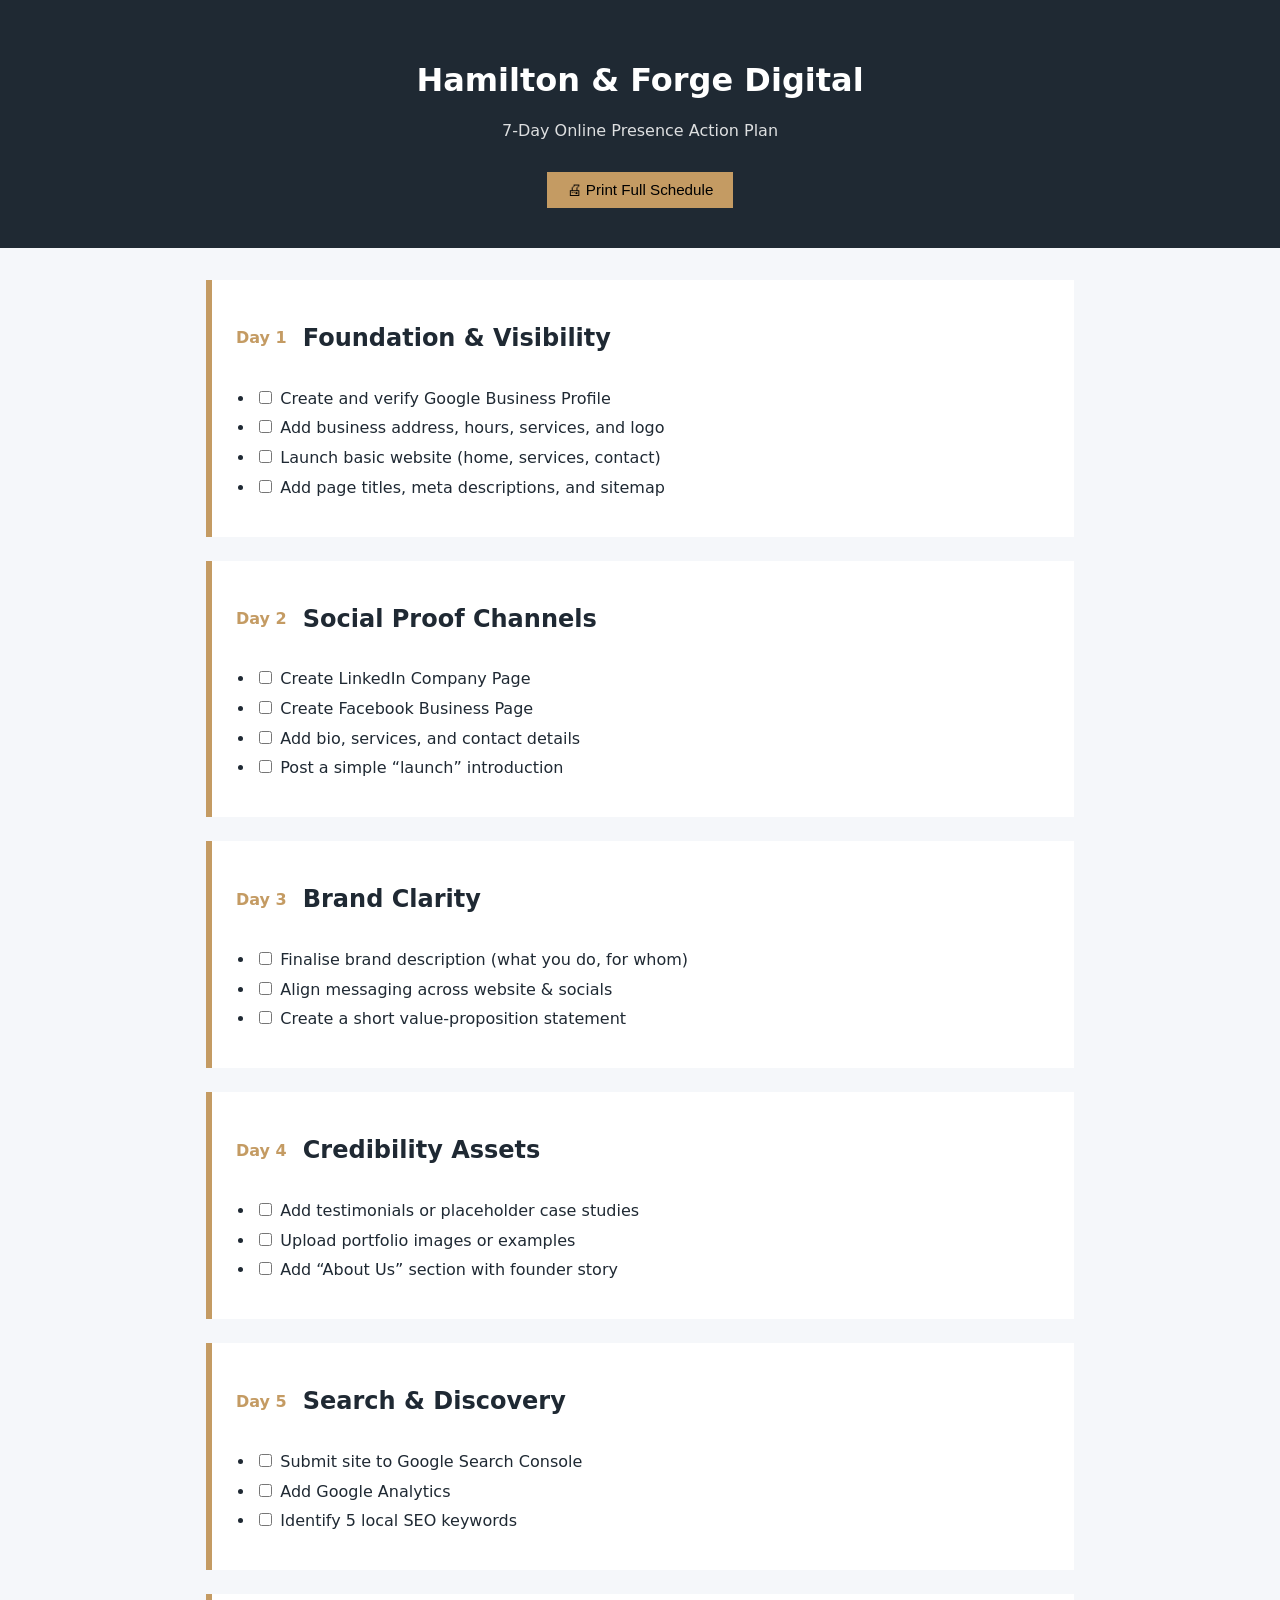
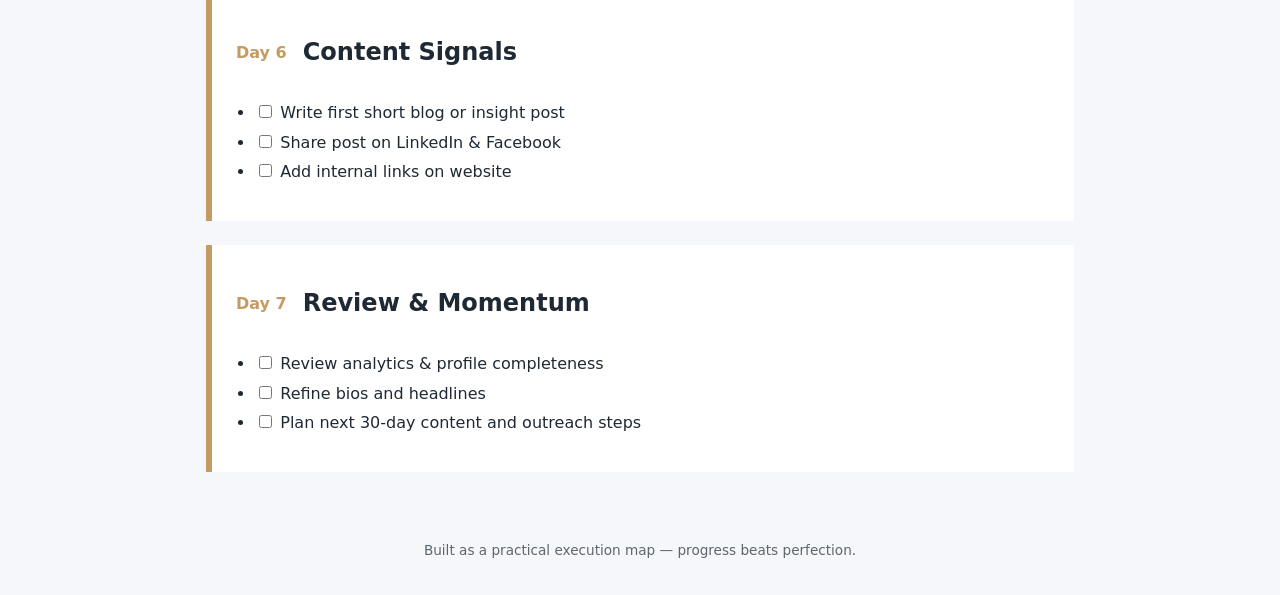
<file: index.html>
<!DOCTYPE html>
<html lang="en">
<head>
  <meta charset="UTF-8" />
  <title>Hamilton & Forge Digital – 7-Day Online Action Plan</title>
  <meta name="viewport" content="width=device-width, initial-scale=1.0" />
  <meta name="description" content="A one-week digital action plan for building Hamilton & Forge Digital’s online presence." />
  <link rel="stylesheet" href="styles.css" />
</head>
<body>

<header>
  <h1>Hamilton & Forge Digital</h1>
  <p class="subtitle">7-Day Online Presence Action Plan</p>
  <button class="print-btn" onclick="window.print()">🖨 Print Full Schedule</button>
</header>

<main class="timeline">

  <section class="day">
    <div class="day-header">
      <span class="day-number">Day 1</span>
      <h2>Foundation & Visibility</h2>
    </div>
    <ul>
      <li><input type="checkbox"> Create and verify Google Business Profile</li>
      <li><input type="checkbox"> Add business address, hours, services, and logo</li>
      <li><input type="checkbox"> Launch basic website (home, services, contact)</li>
      <li><input type="checkbox"> Add page titles, meta descriptions, and sitemap</li>
    </ul>
  </section>

  <section class="day">
    <div class="day-header">
      <span class="day-number">Day 2</span>
      <h2>Social Proof Channels</h2>
    </div>
    <ul>
      <li><input type="checkbox"> Create LinkedIn Company Page</li>
      <li><input type="checkbox"> Create Facebook Business Page</li>
      <li><input type="checkbox"> Add bio, services, and contact details</li>
      <li><input type="checkbox"> Post a simple “launch” introduction</li>
    </ul>
  </section>

  <section class="day">
    <div class="day-header">
      <span class="day-number">Day 3</span>
      <h2>Brand Clarity</h2>
    </div>
    <ul>
      <li><input type="checkbox"> Finalise brand description (what you do, for whom)</li>
      <li><input type="checkbox"> Align messaging across website & socials</li>
      <li><input type="checkbox"> Create a short value-proposition statement</li>
    </ul>
  </section>

  <section class="day">
    <div class="day-header">
      <span class="day-number">Day 4</span>
      <h2>Credibility Assets</h2>
    </div>
    <ul>
      <li><input type="checkbox"> Add testimonials or placeholder case studies</li>
      <li><input type="checkbox"> Upload portfolio images or examples</li>
      <li><input type="checkbox"> Add “About Us” section with founder story</li>
    </ul>
  </section>

  <section class="day">
    <div class="day-header">
      <span class="day-number">Day 5</span>
      <h2>Search & Discovery</h2>
    </div>
    <ul>
      <li><input type="checkbox"> Submit site to Google Search Console</li>
      <li><input type="checkbox"> Add Google Analytics</li>
      <li><input type="checkbox"> Identify 5 local SEO keywords</li>
    </ul>
  </section>

  <section class="day">
    <div class="day-header">
      <span class="day-number">Day 6</span>
      <h2>Content Signals</h2>
    </div>
    <ul>
      <li><input type="checkbox"> Write first short blog or insight post</li>
      <li><input type="checkbox"> Share post on LinkedIn & Facebook</li>
      <li><input type="checkbox"> Add internal links on website</li>
    </ul>
  </section>

  <section class="day">
    <div class="day-header">
      <span class="day-number">Day 7</span>
      <h2>Review & Momentum</h2>
    </div>
    <ul>
      <li><input type="checkbox"> Review analytics & profile completeness</li>
      <li><input type="checkbox"> Refine bios and headlines</li>
      <li><input type="checkbox"> Plan next 30-day content and outreach steps</li>
    </ul>
  </section>

</main>

<footer>
  <p>Built as a practical execution map — progress beats perfection.</p>
</footer>

<script src="script.js"></script>
</body>
</html>
</file>
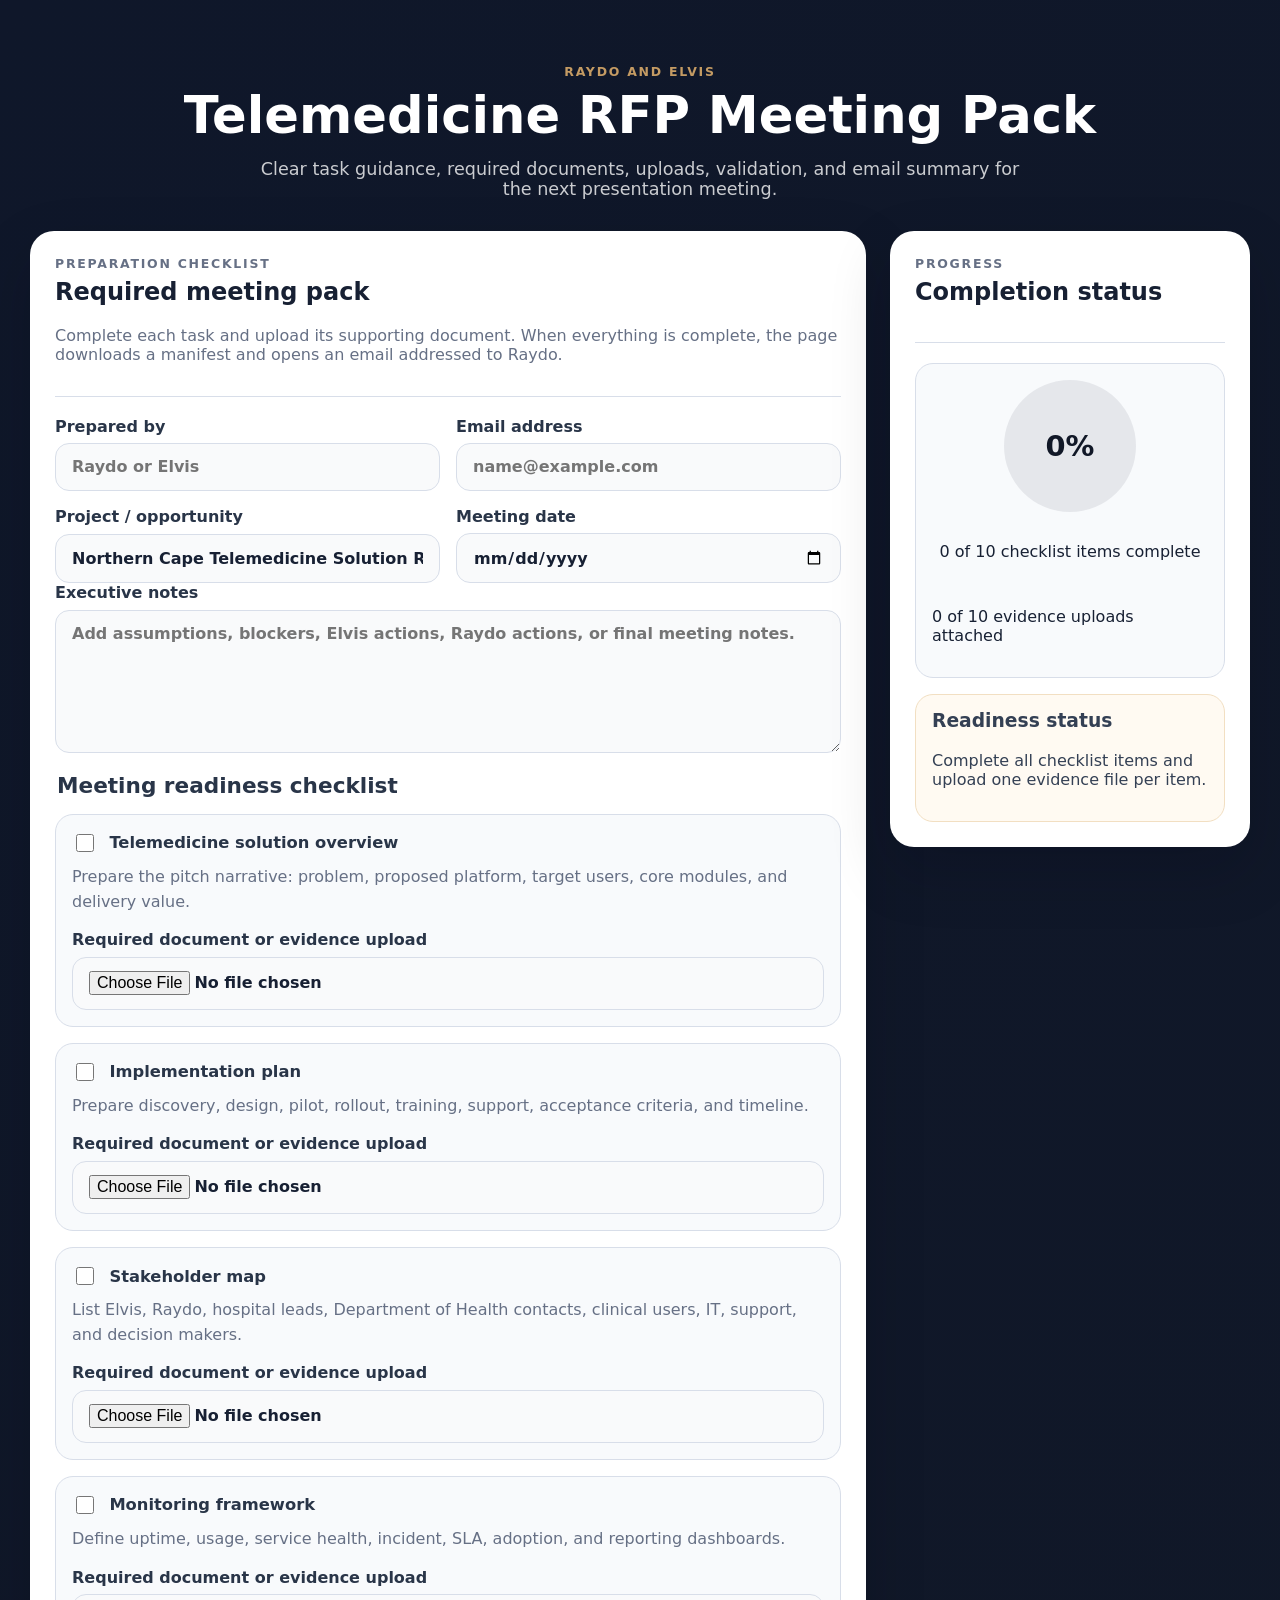
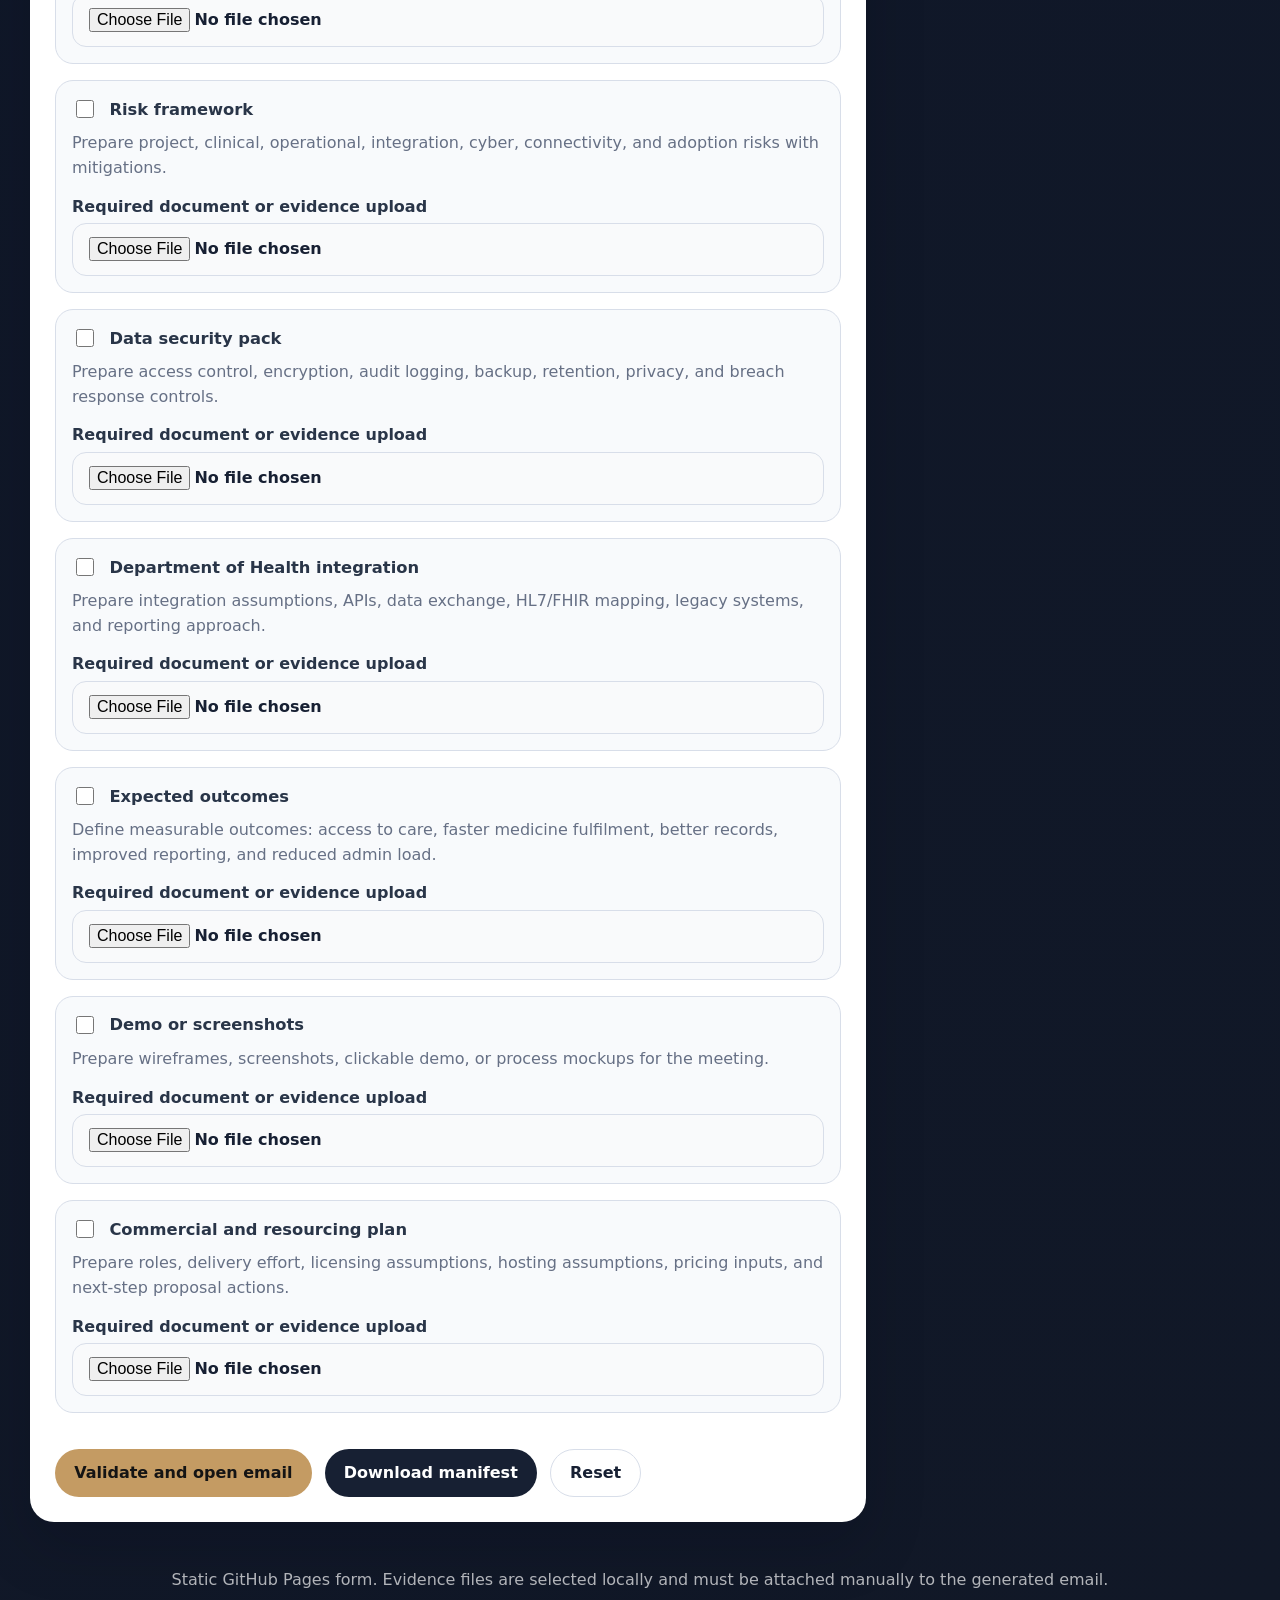
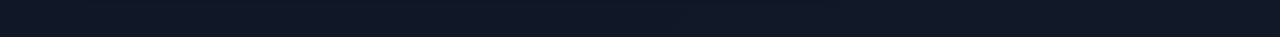
<file: checklist-upload/index.html>
<!DOCTYPE html>
<html lang="en">
<head>
  <meta charset="UTF-8" />
  <title>Telemedicine RFP Meeting Pack</title>
  <meta name="viewport" content="width=device-width, initial-scale=1.0" />
  <meta name="description" content="Meeting readiness checklist and documentation pack for a telemedicine RFP presentation." />
  <link rel="stylesheet" href="styles.css" />
</head>
<body>

<header class="hero">
  <div class="hero__content">
    <p class="eyebrow">Raydo and Elvis</p>
    <h1>Telemedicine RFP Meeting Pack</h1>
    <p class="hero__summary">Clear task guidance, required documents, uploads, validation, and email summary for the next presentation meeting.</p>
  </div>
</header>

<main class="layout">
  <section class="panel form-panel" aria-labelledby="form-title">
    <div class="section-heading">
      <p class="eyebrow">Preparation checklist</p>
      <h2 id="form-title">Required meeting pack</h2>
      <p>Complete each task and upload its supporting document. When everything is complete, the page downloads a manifest and opens an email addressed to Raydo.</p>
    </div>

    <form id="checklistForm" novalidate>
      <div class="grid two-columns">
        <label>
          Prepared by
          <input type="text" name="submitterName" placeholder="Raydo or Elvis" required />
        </label>
        <label>
          Email address
          <input type="email" name="email" placeholder="name@example.com" required />
        </label>
        <label>
          Project / opportunity
          <input type="text" name="project" value="Northern Cape Telemedicine Solution RFP" required />
        </label>
        <label>
          Meeting date
          <input type="date" name="dueDate" required />
        </label>
      </div>

      <label>
        Executive notes
        <textarea name="notes" rows="6" placeholder="Add assumptions, blockers, Elvis actions, Raydo actions, or final meeting notes."></textarea>
      </label>

      <fieldset class="checklist" aria-describedby="progressText">
        <legend>Loading checklist...</legend>
      </fieldset>

      <div class="actions">
        <button type="submit">Validate and open email</button>
        <button type="button" class="secondary" id="downloadJson">Download manifest</button>
        <button type="reset" class="ghost">Reset</button>
      </div>
    </form>
  </section>

  <aside class="panel status-panel" aria-labelledby="status-title">
    <div class="section-heading">
      <p class="eyebrow">Progress</p>
      <h2 id="status-title">Completion status</h2>
    </div>

    <div class="progress-card">
      <div class="progress-ring" id="progressPercent">0%</div>
      <p id="progressText">0 checklist items complete</p>
      <p id="uploadText">0 evidence uploads attached</p>
    </div>

    <div class="output" id="submissionOutput">
      <h3>Readiness status</h3>
      <p>Complete all checklist items and upload one evidence file per item.</p>
    </div>
  </aside>
</main>

<footer>
  <p>Static GitHub Pages form. Evidence files are selected locally and must be attached manually to the generated email.</p>
</footer>

<script src="app.js"></script>
</body>
</html>
</file>
<file: styles.css>
:root {
  --primary: #1f2933;
  --accent: #c49b63;
  --bg: #f5f7fa;
  --card: #ffffff;
}

* {
  box-sizing: border-box;
}

body {
  margin: 0;
  font-family: system-ui, -apple-system, BlinkMacSystemFont, sans-serif;
  background: var(--bg);
  color: var(--primary);
}

header {
  text-align: center;
  padding: 2.5rem 1rem;
  background: var(--primary);
  color: #fff;
}

.subtitle {
  opacity: 0.85;
}

.print-btn {
  margin-top: 1rem;
  padding: 0.6rem 1.2rem;
  font-size: 0.95rem;
  background: var(--accent);
  border: none;
  cursor: pointer;
}

.timeline {
  max-width: 900px;
  margin: 2rem auto;
  padding: 0 1rem;
}

.day {
  background: var(--card);
  margin-bottom: 1.5rem;
  padding: 1.5rem;
  border-left: 6px solid var(--accent);
}

.day-header {
  display: flex;
  align-items: center;
  gap: 1rem;
}

.day-number {
  font-weight: bold;
  color: var(--accent);
}

ul {
  margin-top: 1rem;
  padding-left: 1.2rem;
}

li {
  margin-bottom: 0.6rem;
}

footer {
  text-align: center;
  padding: 1.5rem;
  font-size: 0.85rem;
  opacity: 0.7;
}

/* Print styles */
@media print {
  .print-btn {
    display: none;
  }

  body {
    background: #fff;
  }

  .day {
    page-break-inside: avoid;
  }
}
</file>
<file: checklist-upload/styles.css>
:root {
  --bg: #0f172a;
  --bg-soft: #111827;
  --panel: #ffffff;
  --text: #172033;
  --muted: #667085;
  --line: #d8dee9;
  --accent: #c49b63;
  --accent-dark: #8b693c;
  --success: #146c43;
  --danger: #b42318;
  --warning-bg: #fffaf2;
  --shadow: 0 24px 60px rgba(2, 6, 23, 0.18);
}

* { box-sizing: border-box; }

body {
  margin: 0;
  font-family: Inter, ui-sans-serif, system-ui, -apple-system, BlinkMacSystemFont, "Segoe UI", sans-serif;
  background: linear-gradient(135deg, var(--bg), var(--bg-soft));
  color: var(--text);
  min-height: 100vh;
}

.hero { color: #fff; padding: 4rem 1.5rem 2rem; text-align: center; }
.hero__content { max-width: 980px; margin: 0 auto; }
.eyebrow { margin: 0 0 0.5rem; color: var(--accent); font-size: 0.78rem; font-weight: 800; letter-spacing: 0.14em; text-transform: uppercase; }
h1, h2, h3 { margin-top: 0; line-height: 1.1; }
h1 { font-size: clamp(2rem, 4vw, 4rem); margin-bottom: 1rem; }
.hero__summary { max-width: 760px; margin: 0 auto; color: rgba(255,255,255,0.78); font-size: 1.1rem; }

.layout { width: min(1220px, calc(100% - 2rem)); margin: 0 auto 3rem; display: grid; grid-template-columns: minmax(0, 1fr) 360px; gap: 1.5rem; align-items: start; }
.panel { background: var(--panel); border: 1px solid rgba(255,255,255,0.16); border-radius: 24px; box-shadow: var(--shadow); padding: 1.5rem; }
.section-heading { border-bottom: 1px solid var(--line); margin-bottom: 1.25rem; padding-bottom: 1rem; }
.section-heading p { color: var(--muted); }

.grid { display: grid; gap: 1rem; }
.two-columns { grid-template-columns: repeat(2, minmax(0, 1fr)); }
label, legend { display: grid; gap: 0.45rem; color: #293548; font-weight: 700; }
input, textarea, button { font: inherit; }
input[type="text"], input[type="email"], input[type="date"], input[type="file"], textarea { width: 100%; border: 1px solid var(--line); border-radius: 14px; padding: 0.85rem 1rem; background: #f9fafb; color: var(--text); }
textarea { resize: vertical; }
small, .muted { color: var(--muted); font-weight: 500; }

.checklist { border: 0; padding: 0; margin: 1.25rem 0; }
.checklist legend { font-size: 1.35rem; margin-bottom: 1rem; }
.check-card { padding: 1rem; border: 1px solid var(--line); border-radius: 18px; background: #f8fafc; margin-bottom: 1rem; }
.check-card p { margin: 0.6rem 0 1rem; color: var(--muted); line-height: 1.55; }
.check-item { display: flex; align-items: center; gap: 0.75rem; cursor: pointer; font-size: 1.02rem; }
.check-item input { width: 1.15rem; height: 1.15rem; accent-color: var(--accent-dark); }
.evidence-label { margin-top: 0.75rem; }

.file-list { margin: 0.8rem 0 1.25rem; display: grid; gap: 0.6rem; }
.file-pill { padding: 0.75rem; border: 1px solid var(--line); border-radius: 12px; background: #f8fafc; color: #344054; display: flex; justify-content: space-between; gap: 1rem; }
.actions { display: flex; flex-wrap: wrap; gap: 0.8rem; margin-top: 1.25rem; }
button { border: 0; border-radius: 999px; padding: 0.85rem 1.2rem; font-weight: 800; cursor: pointer; background: var(--accent); color: #141414; }
button.secondary { background: #172033; color: #fff; }
button.ghost { background: transparent; border: 1px solid var(--line); color: var(--text); }

.status-panel { position: sticky; top: 1rem; }
.progress-card { display: grid; justify-items: center; gap: 0.9rem; padding: 1rem; background: #f8fafc; border-radius: 18px; border: 1px solid var(--line); }
.progress-ring { width: 132px; height: 132px; border-radius: 50%; display: grid; place-items: center; background: conic-gradient(var(--success) 0deg, #e5e7eb 0deg); color: #111827; font-size: 1.8rem; font-weight: 900; }
.output { margin-top: 1rem; padding: 1rem; border-radius: 18px; background: var(--warning-bg); border: 1px solid #f2dfc2; color: #344054; overflow-wrap: anywhere; }
.output pre { white-space: pre-wrap; font-size: 0.84rem; }
.validation-summary { margin-top: 1rem; border-radius: 16px; padding: 1rem; display: none; }
.validation-summary.error { display: block; background: #fef3f2; border: 1px solid #fecdca; color: var(--danger); }
.validation-summary.success { display: block; background: #ecfdf3; border: 1px solid #abefc6; color: var(--success); }
.validation-summary ul { margin-bottom: 0; }

footer { color: rgba(255,255,255,0.68); text-align: center; padding: 0 1rem 2rem; }

@media (max-width: 860px) {
  .layout, .two-columns { grid-template-columns: 1fr; }
  .status-panel { position: static; }
}
</file>
